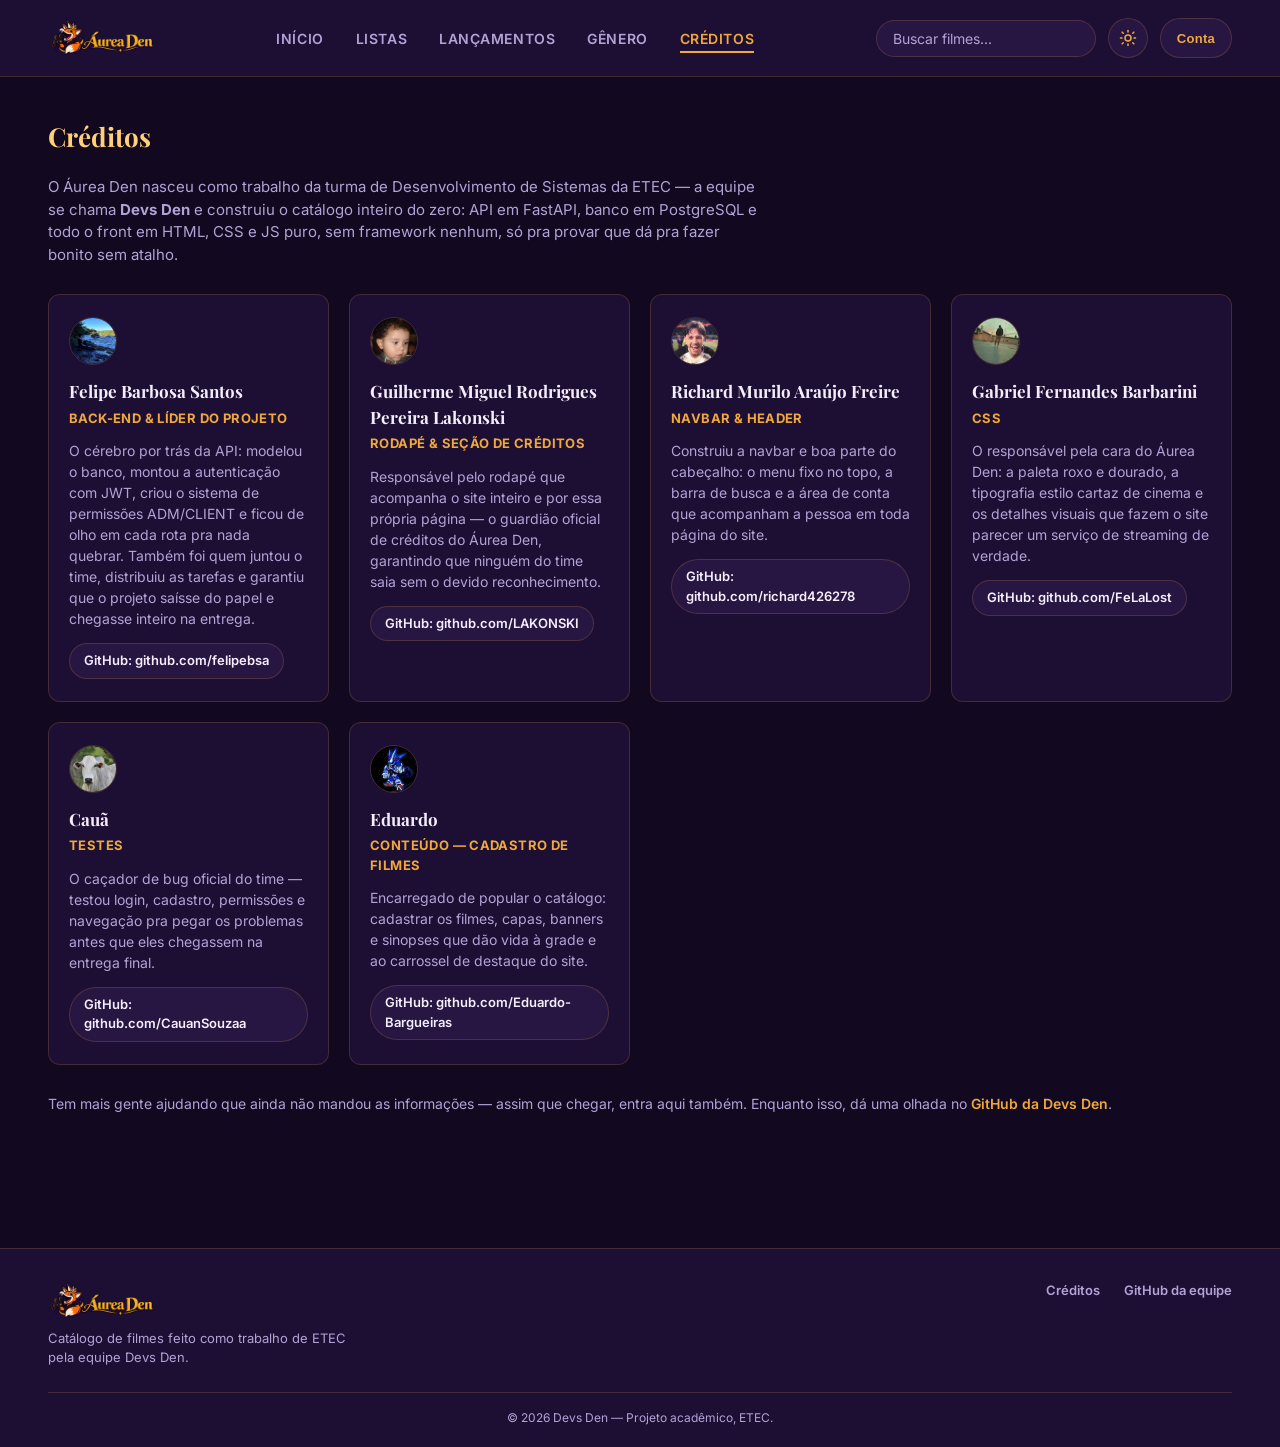
<file: frontend/credits.html>
<!DOCTYPE html>
<html lang="pt-BR">
<head>
  <meta charset="UTF-8" />
  <meta name="viewport" content="width=device-width, initial-scale=1.0" />
  <title>Áurea Den - Créditos</title>
  <link rel="stylesheet" href="css/style.css" />
  <script>
    (function () {
      if (localStorage.getItem("tema_aurea_den") === "claro") {
        document.documentElement.setAttribute("data-tema", "claro");
      }
    })();
  </script>
</head>
<body>

  <header>
    <div class="logo"><img src="img/logo-aurea-den.png" alt="Áurea Den" /></div>
    <nav>
      <ul>
        <li><a href="index.html">Início</a></li>
        <li><a href="lists.html">Listas</a></li>
        <li><a href="releases.html">Lançamentos</a></li>
        <li><a href="genres.html">Gênero</a></li>
        <li><a href="credits.html" class="link-ativo">Créditos</a></li>
      </ul>
    </nav>
    <div class="acoes-header">
      <input type="text" id="campo-busca" placeholder="Buscar filmes..." />
      <button id="botao-tema" title="Alternar tema claro/escuro" aria-label="Alternar tema claro/escuro"></button>
      <button id="botao-conta">Conta</button>
    </div>
  </header>

  <!-- modal de login/cadastro -->
  <div id="modal-auth" class="escondido">
    <div class="caixa-modal">
      <button id="fechar-modal">×</button>

      <div id="area-login">
        <h2>Entrar</h2>
        <form id="form-login">
          <input type="text" id="login-usuario" placeholder="Usuário" required />
          <input type="password" id="login-senha" placeholder="Senha" required />
          <button type="submit">Entrar</button>
        </form>
        <p>Não tem conta? <a href="#" id="ir-para-cadastro">Cadastre-se</a></p>
        <p id="login-erro" class="erro"></p>
      </div>

      <div id="area-cadastro" class="escondido">
        <h2>Criar conta</h2>
        <form id="form-cadastro">
          <input type="text" id="cadastro-usuario" placeholder="Usuário" required />
          <input type="password" id="cadastro-senha" placeholder="Senha" required />
          <select id="cadastro-role">
            <option value="CLIENT" selected>Cliente</option>
            <option value="ADM">Administrador</option>
          </select>
          <button type="submit">Cadastrar</button>
        </form>
        <p>Já tem conta? <a href="#" id="ir-para-login">Entrar</a></p>
        <p id="cadastro-erro" class="erro"></p>
      </div>
    </div>
  </div>

  <main>
    <section id="secao-creditos">
      <div class="cabecalho-secao">
        <h2>Créditos</h2>
      </div>

      <p class="creditos-intro">
        O Áurea Den nasceu como trabalho da turma de Desenvolvimento de Sistemas da ETEC — a
        equipe se chama <strong>Devs Den</strong> e construiu o catálogo inteiro do zero:
        API em FastAPI, banco em PostgreSQL e todo o front em HTML, CSS e JS puro, sem
        framework nenhum, só pra provar que dá pra fazer bonito sem atalho.
      </p>

      <div id="grade-creditos">

        <article class="card-credito">
          <div class="avatar-credito"><img src="img/creditos/felipe.png" alt="Foto de Felipe Barbosa Santos" /></div>
          <h3>Felipe Barbosa Santos</h3>
          <p class="funcao-credito">Back-end &amp; Líder do projeto</p>
          <p class="descricao-credito">
            O cérebro por trás da API: modelou o banco, montou a autenticação com JWT, criou
            o sistema de permissões ADM/CLIENT e ficou de olho em cada rota pra nada quebrar.
            Também foi quem juntou o time, distribuiu as tarefas e garantiu que o projeto saísse
            do papel e chegasse inteiro na entrega.
          </p>
          <a href="https://github.com/felipebsa" target="_blank" rel="noopener noreferrer" class="link-github-credito">GitHub: github.com/felipebsa</a>
        </article>

        <article class="card-credito">
          <div class="avatar-credito"><img src="img/creditos/guilherme.png" alt="Foto de Guilherme Miguel Rodrigues Pereira Lakonski" /></div>
          <h3>Guilherme Miguel Rodrigues Pereira Lakonski</h3>
          <p class="funcao-credito">Rodapé &amp; Seção de créditos</p>
          <p class="descricao-credito">
            Responsável pelo rodapé que acompanha o site inteiro e por essa própria página —
            o guardião oficial de créditos do Áurea Den, garantindo que ninguém do time saia
            sem o devido reconhecimento.
          </p>
          <a href="https://github.com/LAKONSKI" target="_blank" rel="noopener noreferrer" class="link-github-credito">GitHub: github.com/LAKONSKI</a>
        </article>

        <article class="card-credito">
          <div class="avatar-credito"><img src="img/creditos/richard.png" alt="Foto de Richard Murilo Araújo Freire" /></div>
          <h3>Richard Murilo Araújo Freire</h3>
          <p class="funcao-credito">Navbar &amp; Header</p>
          <p class="descricao-credito">
            Construiu a navbar e boa parte do cabeçalho: o menu fixo no topo, a barra de busca
            e a área de conta que acompanham a pessoa em toda página do site.
          </p>
          <a href="https://github.com/richard426278" target="_blank" rel="noopener noreferrer" class="link-github-credito">GitHub: github.com/richard426278</a>
        </article>

        <article class="card-credito">
          <div class="avatar-credito"><img src="img/creditos/gabriel.png" alt="Foto de Gabriel Fernandes Barbarini" /></div>
          <h3>Gabriel Fernandes Barbarini</h3>
          <p class="funcao-credito">CSS</p>
          <p class="descricao-credito">
            O responsável pela cara do Áurea Den: a paleta roxo e dourado, a tipografia estilo
            cartaz de cinema e os detalhes visuais que fazem o site parecer um serviço de
            streaming de verdade.
          </p>
          <a href="https://github.com/FeLaLost" target="_blank" rel="noopener noreferrer" class="link-github-credito">GitHub: github.com/FeLaLost</a>
        </article>

        <article class="card-credito">
          <div class="avatar-credito"><img src="img/creditos/caua.png" alt="Foto de Cauã" /></div>
          <h3>Cauã</h3>
          <p class="funcao-credito">Testes</p>
          <p class="descricao-credito">
            O caçador de bug oficial do time — testou login, cadastro, permissões e navegação
            pra pegar os problemas antes que eles chegassem na entrega final.
          </p>
          <a href="https://github.com/CauanSouzaa" target="_blank" rel="noopener noreferrer" class="link-github-credito">GitHub: github.com/CauanSouzaa</a>
        </article>

        <article class="card-credito">
          <div class="avatar-credito"><img src="img/creditos/eduardo.png" alt="Foto de Eduardo" /></div>
          <h3>Eduardo</h3>
          <p class="funcao-credito">Conteúdo — cadastro de filmes</p>
          <p class="descricao-credito">
            Encarregado de popular o catálogo: cadastrar os filmes, capas, banners e sinopses
            que dão vida à grade e ao carrossel de destaque do site.
          </p>
          <a href="https://github.com/Eduardo-Bargueiras" target="_blank" rel="noopener noreferrer" class="link-github-credito">GitHub: github.com/Eduardo-Bargueiras</a>
        </article>

      </div>

      <p class="creditos-rodape-texto">
        Tem mais gente ajudando que ainda não mandou as informações — assim que chegar, entra
        aqui também. Enquanto isso, dá uma olhada no
        <a href="https://github.com/etecvav26-1C2-03" target="_blank" rel="noopener noreferrer">GitHub da Devs Den</a>.
      </p>
    </section>
  </main>

  <footer class="rodape-site">
    <div class="rodape-conteudo">
      <div class="rodape-marca">
        <div class="logo"><img src="img/logo-aurea-den.png" alt="Áurea Den" /></div>
        <p>Catálogo de filmes feito como trabalho de ETEC pela equipe Devs Den.</p>
      </div>
      <div class="rodape-links">
        <a href="credits.html">Créditos</a>
        <a href="https://github.com/etecvav26-1C2-03" target="_blank" rel="noopener noreferrer">GitHub da equipe</a>
      </div>
    </div>
    <p class="rodape-copy">© 2026 Devs Den — Projeto acadêmico, ETEC.</p>
  </footer>

  <script src="js/tema.js"></script>
  <script src="js/api.js"></script>
  <script src="js/auth.js"></script>
</body>
</html>
</file>
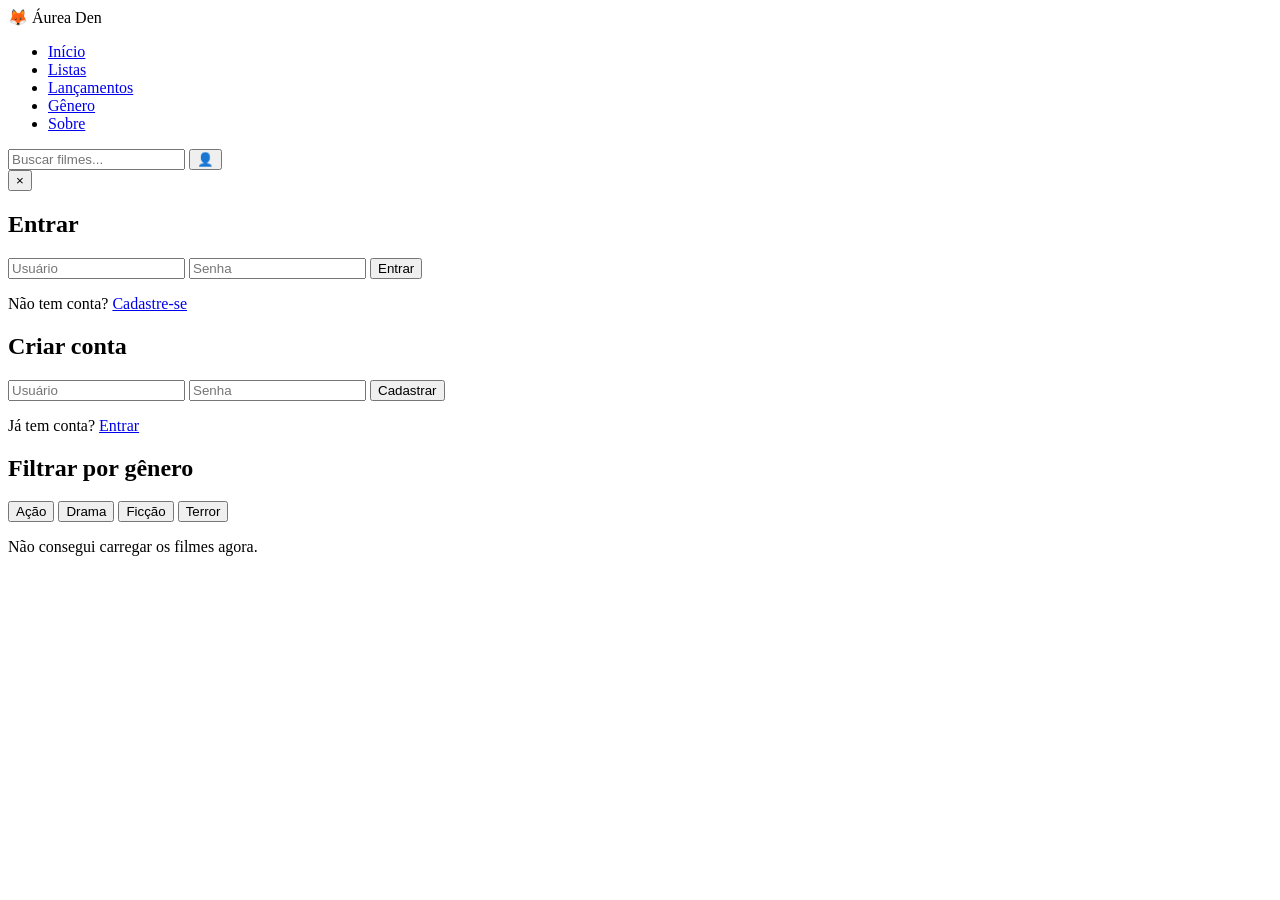
<file: frontend/generos.html>
<!DOCTYPE html>
<html lang="pt-BR">
<head>
  <meta charset="UTF-8" />
  <meta name="viewport" content="width=device-width, initial-scale=1.0" />
  <title>Áurea Den - Gênero</title>
</head>
<body>

  <header>
    <div class="logo">🦊 Áurea Den</div>
    <nav>
      <ul>
        <li><a href="index.html">Início</a></li>
        <li><a href="listas.html">Listas</a></li>
        <li><a href="lancamentos.html">Lançamentos</a></li>
        <li><a href="generos.html" class="link-ativo">Gênero</a></li>
        <li><a href="sobre.html">Sobre</a></li>
      </ul>
    </nav>
    <div class="acoes-header">
      <input type="text" id="campo-busca" placeholder="Buscar filmes..." />
      <button id="botao-conta">👤</button>
    </div>
  </header>

  <!-- modal que aparece quando clica no ícone de usuário -->
  <div id="modal-auth" class="escondido">
    <div class="caixa-modal">
      <button id="fechar-modal">×</button>

      <div id="area-login">
        <h2>Entrar</h2>
        <form id="form-login">
          <input type="text" id="login-usuario" placeholder="Usuário" required />
          <input type="password" id="login-senha" placeholder="Senha" required />
          <button type="submit">Entrar</button>
        </form>
        <p>Não tem conta? <a href="#" id="ir-para-cadastro">Cadastre-se</a></p>
        <p id="login-erro" class="erro"></p>
      </div>

      <div id="area-cadastro" class="escondido">
        <h2>Criar conta</h2>
        <form id="form-cadastro">
          <input type="text" id="cadastro-usuario" placeholder="Usuário" required />
          <input type="password" id="cadastro-senha" placeholder="Senha" required />
          <button type="submit">Cadastrar</button>
        </form>
        <p>Já tem conta? <a href="#" id="ir-para-login">Entrar</a></p>
        <p id="cadastro-erro" class="erro"></p>
      </div>
    </div>
  </div>

  <main>
    <section id="secao-generos">
      <div class="cabecalho-secao">
        <h2>Filtrar por gênero</h2>
      </div>

      <!--
        mesma coisa aqui: o model Filme ainda não tem campo de gênero.
        deixei os botões de filtro só de exemplo (não fazem nada ainda),
        pra quando eu adicionar esse campo no banco fica fácil de ligar.
      -->
      <div id="filtros-genero">
        <button class="botao-genero" data-genero="acao">Ação</button>
        <button class="botao-genero" data-genero="drama">Drama</button>
        <button class="botao-genero" data-genero="ficcao">Ficção</button>
        <button class="botao-genero" data-genero="terror">Terror</button>
      </div>

      <div id="grade-filmes"></div>
    </section>
  </main>

  <script src="js/api.js"></script>
  <script src="js/autenticacao.js"></script>
  <script src="js/renderizar-filmes.js"></script>
  <script src="js/generos.js"></script>
</body>
</html>
</file>
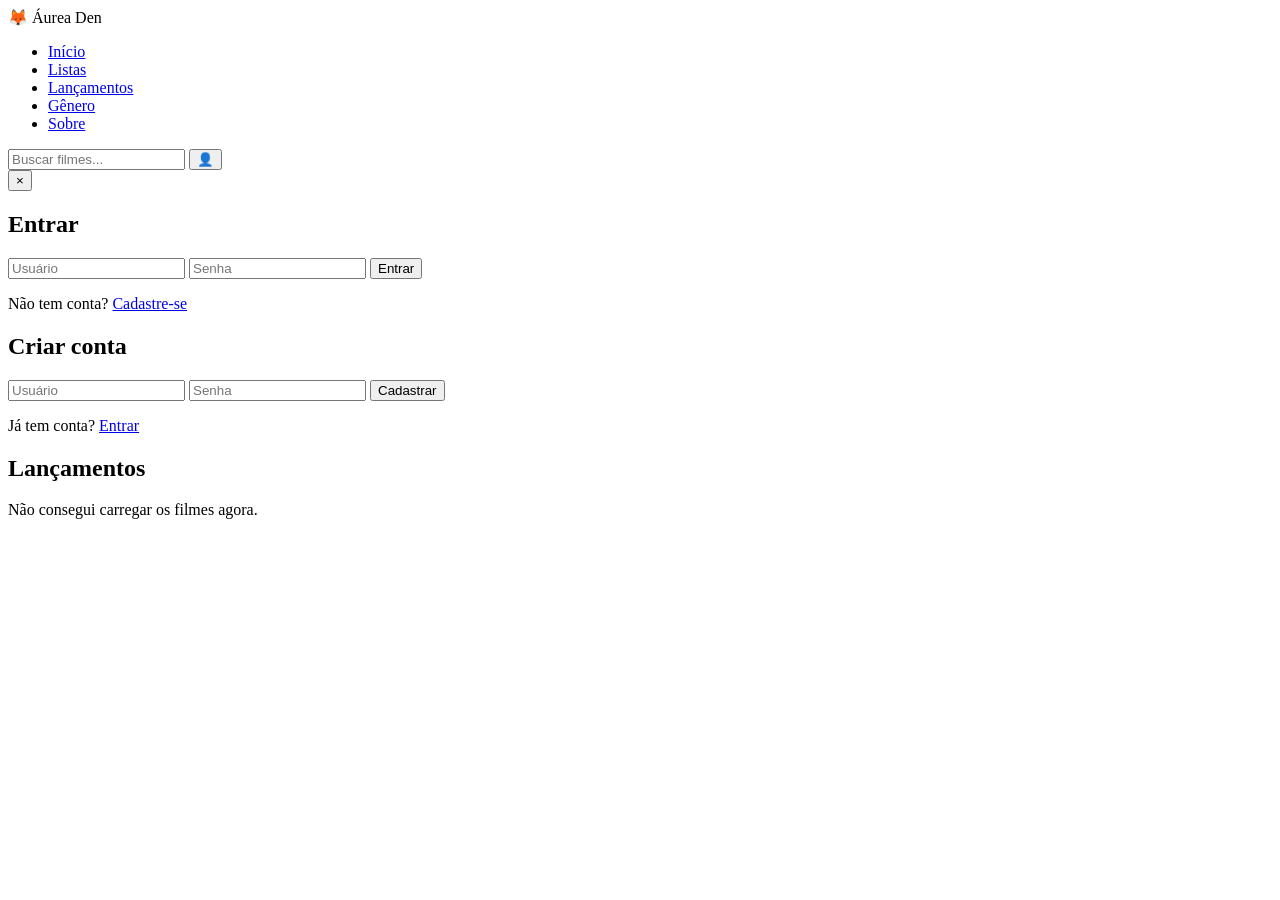
<file: frontend/lancamentos.html>
<!DOCTYPE html>
<html lang="pt-BR">
<head>
  <meta charset="UTF-8" />
  <meta name="viewport" content="width=device-width, initial-scale=1.0" />
  <title>Áurea Den - Lançamentos</title>
</head>
<body>

  <header>
    <div class="logo">🦊 Áurea Den</div>
    <nav>
      <ul>
        <li><a href="index.html">Início</a></li>
        <li><a href="listas.html">Listas</a></li>
        <li><a href="lancamentos.html" class="link-ativo">Lançamentos</a></li>
        <li><a href="generos.html">Gênero</a></li>
        <li><a href="sobre.html">Sobre</a></li>
      </ul>
    </nav>
    <div class="acoes-header">
      <input type="text" id="campo-busca" placeholder="Buscar filmes..." />
      <button id="botao-conta">👤</button>
    </div>
  </header>

  <!-- modal que aparece quando clica no ícone de usuário -->
  <div id="modal-auth" class="escondido">
    <div class="caixa-modal">
      <button id="fechar-modal">×</button>

      <div id="area-login">
        <h2>Entrar</h2>
        <form id="form-login">
          <input type="text" id="login-usuario" placeholder="Usuário" required />
          <input type="password" id="login-senha" placeholder="Senha" required />
          <button type="submit">Entrar</button>
        </form>
        <p>Não tem conta? <a href="#" id="ir-para-cadastro">Cadastre-se</a></p>
        <p id="login-erro" class="erro"></p>
      </div>

      <div id="area-cadastro" class="escondido">
        <h2>Criar conta</h2>
        <form id="form-cadastro">
          <input type="text" id="cadastro-usuario" placeholder="Usuário" required />
          <input type="password" id="cadastro-senha" placeholder="Senha" required />
          <button type="submit">Cadastrar</button>
        </form>
        <p>Já tem conta? <a href="#" id="ir-para-login">Entrar</a></p>
        <p id="cadastro-erro" class="erro"></p>
      </div>
    </div>
  </div>

  <main>
    <section id="secao-lancamentos">
      <div class="cabecalho-secao">
        <h2>Lançamentos</h2>
      </div>

      <!--
        obs: por enquanto o banco não tem um campo de "data de lançamento",
        então essa página só mostra os filmes cadastrados por ordem de id
        (os mais novos ficam por último). dava pra melhorar isso depois
        adicionando uma coluna de data no model Filme.
      -->
      <div id="grade-filmes"></div>
    </section>
  </main>

  <script src="js/api.js"></script>
  <script src="js/autenticacao.js"></script>
  <script src="js/renderizar-filmes.js"></script>
  <script src="js/lancamentos.js"></script>
</body>
</html>
</file>
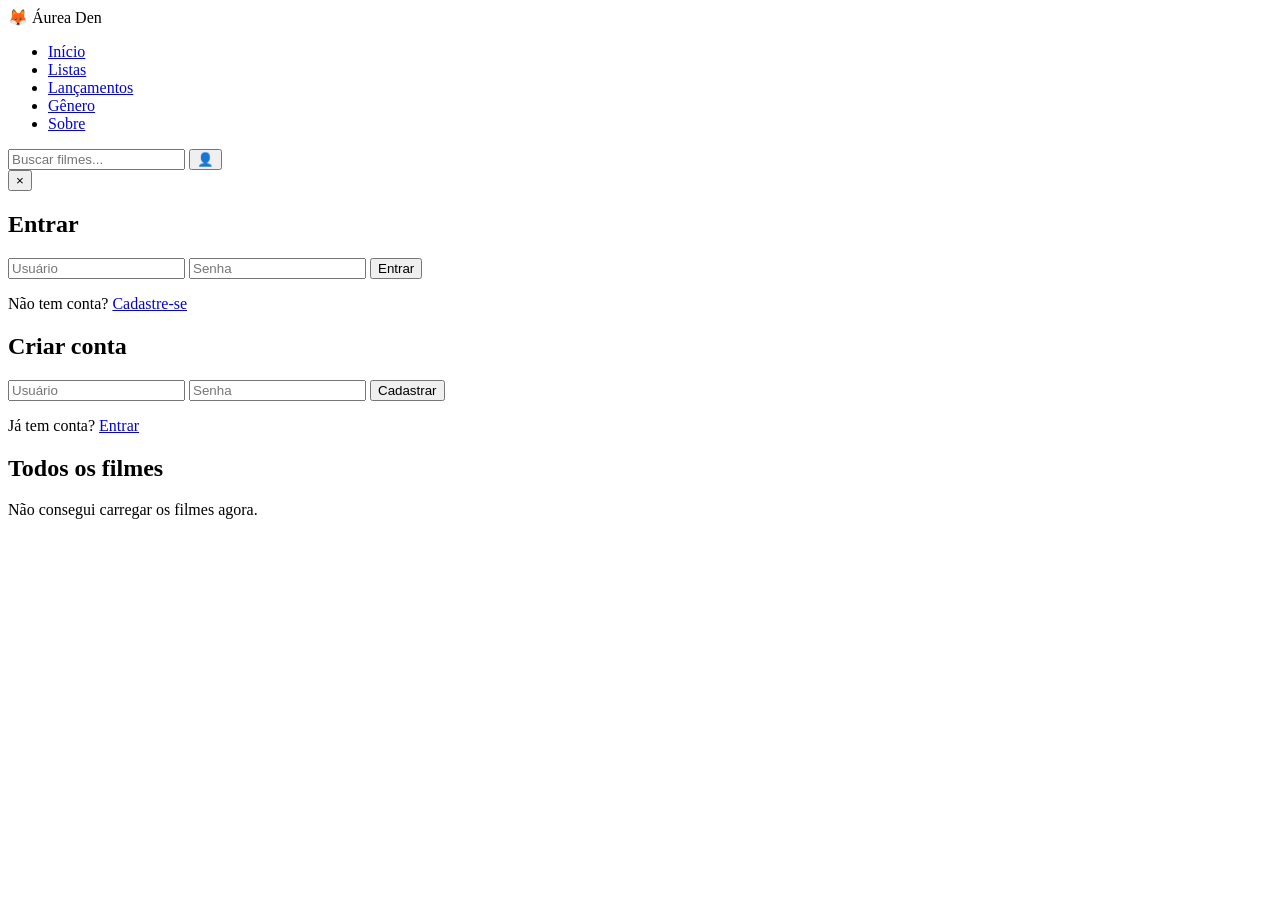
<file: frontend/listas.html>
<!DOCTYPE html>
<html lang="pt-BR">
<head>
  <meta charset="UTF-8" />
  <meta name="viewport" content="width=device-width, initial-scale=1.0" />
  <title>Áurea Den - Listas</title>
</head>
<body>

  <header>
    <div class="logo">🦊 Áurea Den</div>
    <nav>
      <ul>
        <li><a href="index.html">Início</a></li>
        <li><a href="listas.html" class="link-ativo">Listas</a></li>
        <li><a href="lancamentos.html">Lançamentos</a></li>
        <li><a href="generos.html">Gênero</a></li>
        <li><a href="sobre.html">Sobre</a></li>
      </ul>
    </nav>
    <div class="acoes-header">
      <input type="text" id="campo-busca" placeholder="Buscar filmes..." />
      <button id="botao-conta">👤</button>
    </div>
  </header>

  <!-- modal que aparece quando clica no ícone de usuário -->
  <div id="modal-auth" class="escondido">
    <div class="caixa-modal">
      <button id="fechar-modal">×</button>

      <div id="area-login">
        <h2>Entrar</h2>
        <form id="form-login">
          <input type="text" id="login-usuario" placeholder="Usuário" required />
          <input type="password" id="login-senha" placeholder="Senha" required />
          <button type="submit">Entrar</button>
        </form>
        <p>Não tem conta? <a href="#" id="ir-para-cadastro">Cadastre-se</a></p>
        <p id="login-erro" class="erro"></p>
      </div>

      <div id="area-cadastro" class="escondido">
        <h2>Criar conta</h2>
        <form id="form-cadastro">
          <input type="text" id="cadastro-usuario" placeholder="Usuário" required />
          <input type="password" id="cadastro-senha" placeholder="Senha" required />
          <button type="submit">Cadastrar</button>
        </form>
        <p>Já tem conta? <a href="#" id="ir-para-login">Entrar</a></p>
        <p id="cadastro-erro" class="erro"></p>
      </div>
    </div>
  </div>

  <main>
    <section id="secao-listas">
      <div class="cabecalho-secao">
        <h2>Todos os filmes</h2>
      </div>

      <!-- aqui mostro todo mundo que tá cadastrado, sem cortar em "destaques" como na home -->
      <div id="grade-filmes"></div>
    </section>
  </main>

  <script src="js/api.js"></script>
  <script src="js/autenticacao.js"></script>
  <script src="js/renderizar-filmes.js"></script>
  <script src="js/listas.js"></script>
</body>
</html>
</file>
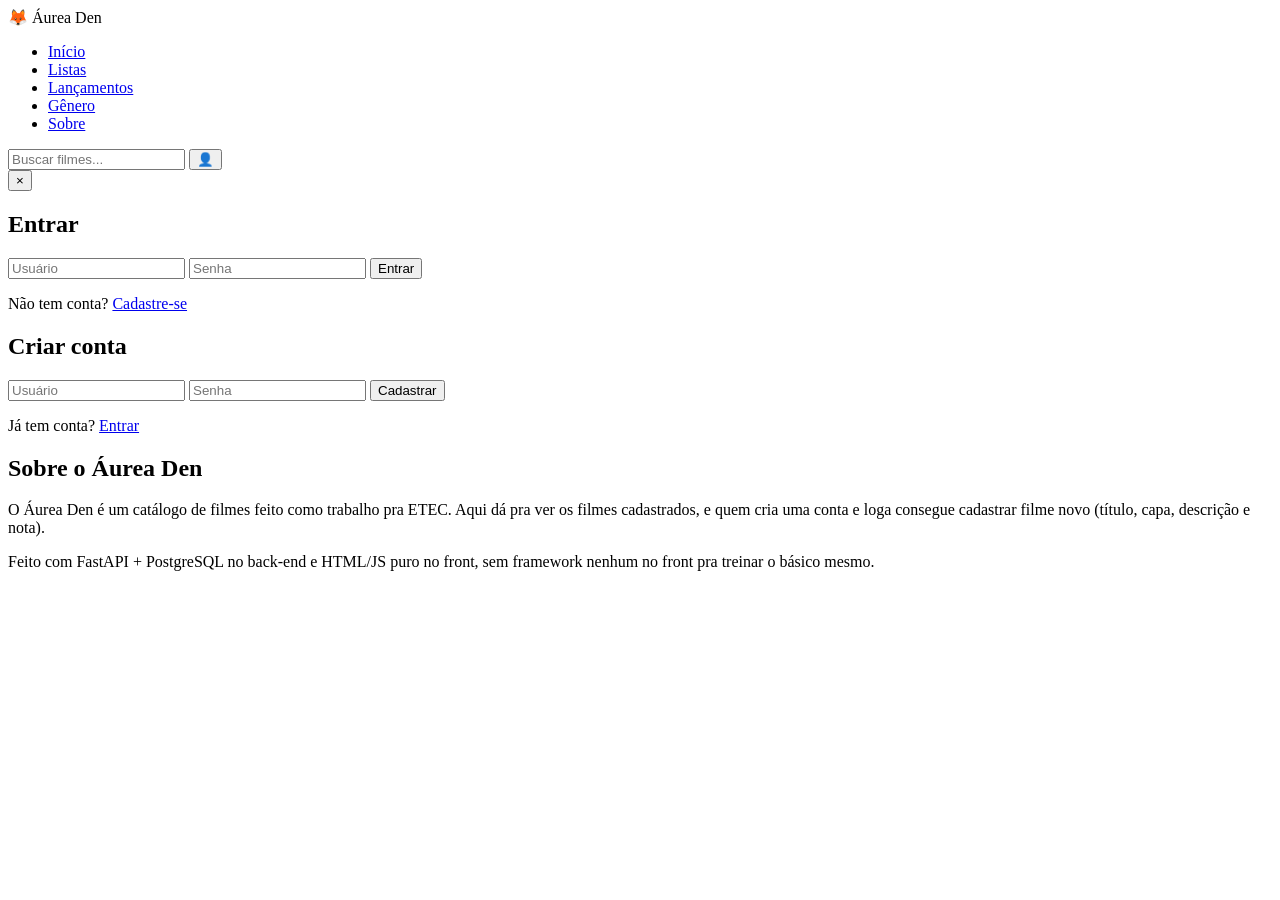
<file: frontend/sobre.html>
<!DOCTYPE html>
<html lang="pt-BR">
<head>
  <meta charset="UTF-8" />
  <meta name="viewport" content="width=device-width, initial-scale=1.0" />
  <title>Áurea Den - Sobre</title>
</head>
<body>

  <header>
    <div class="logo">🦊 Áurea Den</div>
    <nav>
      <ul>
        <li><a href="index.html">Início</a></li>
        <li><a href="listas.html">Listas</a></li>
        <li><a href="lancamentos.html">Lançamentos</a></li>
        <li><a href="generos.html">Gênero</a></li>
        <li><a href="sobre.html" class="link-ativo">Sobre</a></li>
      </ul>
    </nav>
    <div class="acoes-header">
      <input type="text" id="campo-busca" placeholder="Buscar filmes..." />
      <button id="botao-conta">👤</button>
    </div>
  </header>

  <!-- modal que aparece quando clica no ícone de usuário -->
  <div id="modal-auth" class="escondido">
    <div class="caixa-modal">
      <button id="fechar-modal">×</button>

      <div id="area-login">
        <h2>Entrar</h2>
        <form id="form-login">
          <input type="text" id="login-usuario" placeholder="Usuário" required />
          <input type="password" id="login-senha" placeholder="Senha" required />
          <button type="submit">Entrar</button>
        </form>
        <p>Não tem conta? <a href="#" id="ir-para-cadastro">Cadastre-se</a></p>
        <p id="login-erro" class="erro"></p>
      </div>

      <div id="area-cadastro" class="escondido">
        <h2>Criar conta</h2>
        <form id="form-cadastro">
          <input type="text" id="cadastro-usuario" placeholder="Usuário" required />
          <input type="password" id="cadastro-senha" placeholder="Senha" required />
          <button type="submit">Cadastrar</button>
        </form>
        <p>Já tem conta? <a href="#" id="ir-para-login">Entrar</a></p>
        <p id="cadastro-erro" class="erro"></p>
      </div>
    </div>
  </div>

  <main>
    <section id="secao-sobre">
      <h2>Sobre o Áurea Den</h2>
      <p>
        O Áurea Den é um catálogo de filmes feito como trabalho pra ETEC.
        Aqui dá pra ver os filmes cadastrados, e quem cria uma conta e
        loga consegue cadastrar filme novo (título, capa, descrição e nota).
      </p>
      <p>
        Feito com FastAPI + PostgreSQL no back-end e HTML/JS puro no front,
        sem framework nenhum no front pra treinar o básico mesmo.
      </p>
    </section>
  </main>

  <script src="js/api.js"></script>
  <script src="js/autenticacao.js"></script>
</body>
</html>
</file>
<file: frontend/css/style.css>
/* ===================================================================
   Áurea Den — estilo geral do site
   Paleta: roxo escuro (fundo) + dourado (destaque), tipografia serifada
   pros títulos de filme (pra imitar cartaz de cinema) e sans no resto.
   =================================================================== */

@import url("https://fonts.googleapis.com/css2?family=Playfair+Display:wght@600;700&family=Inter:wght@400;500;600;700&display=swap");

:root {
  --bg-fundo: #12081f;
  --bg-painel: #1c0f33;
  --bg-painel-claro: #281642;
  --dourado: #f0a83c;
  --dourado-claro: #ffcf7a;
  --texto: #f4eefc;
  --texto-fraco: #b3a2d6;
  --borda: rgba(240, 168, 60, 0.18);
  --fonte-titulo: "Playfair Display", serif;
  --fonte-corpo: "Inter", sans-serif;
}

/* tema claro: só troca as variáveis, o resto do CSS inteiro usa var(--...) então
   não precisa reescrever regra nenhuma — é ativado via js/tema.js */
:root[data-tema="claro"] {
  --bg-fundo: #f6f1fb;
  --bg-painel: #ffffff;
  --bg-painel-claro: #efe7fb;
  --dourado: #c97e1a;
  --dourado-claro: #e4a94a;
  --texto: #1f1533;
  --texto-fraco: #5c5270;
  --borda: rgba(201, 126, 26, 0.25);
}

* {
  box-sizing: border-box;
}

body {
  margin: 0;
  background: var(--bg-fundo);
  color: var(--texto);
  font-family: var(--fonte-corpo);
  line-height: 1.5;
  transition: background 0.2s ease, color 0.2s ease;
}

a {
  color: inherit;
  text-decoration: none;
}

.escondido {
  display: none !important;
}

/* ---------- cabeçalho ---------- */

header {
  display: flex;
  align-items: center;
  justify-content: space-between;
  gap: 24px;
  padding: 18px 48px;
  background: var(--bg-painel);
  border-bottom: 1px solid var(--borda);
  position: sticky;
  top: 0;
  z-index: 20;
}

.logo {
  font-family: var(--fonte-titulo);
  font-weight: 700;
  font-size: 22px;
  color: var(--dourado-claro);
  white-space: nowrap;
}

.logo img {
  display: block;
  height: 40px;
  width: auto;
}

header nav ul {
  display: flex;
  gap: 32px;
  list-style: none;
  margin: 0;
  padding: 0;
}

header nav a {
  font-size: 14px;
  font-weight: 600;
  letter-spacing: 0.04em;
  text-transform: uppercase;
  color: var(--texto-fraco);
  padding-bottom: 4px;
  border-bottom: 2px solid transparent;
  transition: color 0.15s ease, border-color 0.15s ease;
}

header nav a:hover {
  color: var(--texto);
}

header nav a.link-ativo {
  color: var(--dourado);
  border-color: var(--dourado);
}

.acoes-header {
  display: flex;
  align-items: center;
  gap: 12px;
}

.acoes-header input[type="text"] {
  background: var(--bg-painel-claro);
  border: 1px solid var(--borda);
  border-radius: 999px;
  padding: 9px 16px;
  color: var(--texto);
  font-family: var(--fonte-corpo);
  font-size: 14px;
  width: 220px;
}

.acoes-header input[type="text"]::placeholder {
  color: var(--texto-fraco);
}

.acoes-header input[type="text"]:focus {
  outline: none;
  border-color: var(--dourado);
}

#botao-conta {
  min-width: 40px;
  height: 40px;
  padding: 0 16px;
  border-radius: 999px;
  border: 1px solid var(--borda);
  background: var(--bg-painel-claro);
  color: var(--dourado);
  font-size: 13px;
  font-weight: 700;
  letter-spacing: 0.02em;
  cursor: pointer;
  display: flex;
  align-items: center;
  justify-content: center;
  transition: background 0.15s ease, border-color 0.15s ease;
}

#botao-conta:hover {
  background: var(--dourado);
  color: var(--bg-fundo);
  border-color: var(--dourado);
}

/* botão de alternar tema claro/escuro, do lado do botão de conta */
#botao-tema {
  width: 40px;
  height: 40px;
  flex-shrink: 0;
  border-radius: 999px;
  border: 1px solid var(--borda);
  background: var(--bg-painel-claro);
  color: var(--dourado);
  cursor: pointer;
  display: flex;
  align-items: center;
  justify-content: center;
  transition: background 0.15s ease, border-color 0.15s ease;
}

#botao-tema:hover {
  background: var(--dourado);
  color: var(--bg-fundo);
  border-color: var(--dourado);
}

/* ---------- banner de destaque ---------- */

#banner-destaque {
  position: relative;
  min-height: 440px;
  display: flex;
  align-items: center;
  padding: 0 64px;
  background: radial-gradient(circle at 75% 30%, #3a1f5c 0%, var(--bg-fundo) 65%);
  border-bottom: 1px solid var(--borda);
  overflow: hidden;
}

#conteudo-banner {
  max-width: 560px;
  z-index: 2;
}

#banner-tag {
  display: inline-block;
  background: rgba(240, 168, 60, 0.15);
  color: var(--dourado);
  font-size: 12px;
  font-weight: 700;
  letter-spacing: 0.08em;
  padding: 6px 14px;
  border-radius: 999px;
  margin-bottom: 16px;
}

#banner-titulo {
  font-family: var(--fonte-titulo);
  font-size: 52px;
  font-weight: 700;
  margin: 0 0 12px;
  color: var(--texto);
}

#banner-descricao {
  color: var(--texto-fraco);
  font-size: 15px;
  max-width: 420px;
  margin: 0 0 24px;
}

#banner-assistir {
  background: var(--dourado);
  color: #2b1600;
  border: none;
  font-weight: 700;
  font-size: 14px;
  letter-spacing: 0.03em;
  padding: 13px 28px;
  border-radius: 999px;
  cursor: pointer;
  transition: background 0.15s ease;
}

#banner-assistir:hover {
  background: var(--dourado-claro);
}

.seta-banner {
  position: absolute;
  top: 50%;
  transform: translateY(-50%);
  width: 40px;
  height: 40px;
  border-radius: 50%;
  border: 1px solid var(--borda);
  background: rgba(28, 15, 51, 0.8);
  color: var(--texto);
  font-size: 20px;
  cursor: pointer;
  z-index: 3;
}

#banner-anterior {
  left: 24px;
}

#banner-proximo {
  right: 24px;
}

#banner-bolinhas {
  position: absolute;
  bottom: 20px;
  left: 50%;
  transform: translateX(-50%);
  display: flex;
  gap: 8px;
}

#banner-bolinhas span {
  width: 8px;
  height: 8px;
  border-radius: 50%;
  background: var(--texto-fraco);
  opacity: 0.5;
}

#banner-bolinhas span.bolinha-ativa {
  background: var(--dourado);
  opacity: 1;
}

/* ---------- seções gerais ---------- */

main {
  padding: 40px 48px 80px;
  max-width: 1400px;
  margin: 0 auto;
}

.cabecalho-secao {
  display: flex;
  align-items: baseline;
  justify-content: space-between;
  margin-bottom: 20px;
}

.cabecalho-secao h2 {
  font-family: var(--fonte-titulo);
  font-size: 26px;
  color: var(--dourado-claro);
  margin: 0;
}

.cabecalho-secao a {
  font-size: 14px;
  font-weight: 600;
  color: var(--texto-fraco);
}

.cabecalho-secao a:hover {
  color: var(--dourado);
}

#secao-sobre h2 {
  font-family: var(--fonte-titulo);
  color: var(--dourado-claro);
}

#secao-sobre p {
  color: var(--texto-fraco);
  max-width: 640px;
  font-size: 15px;
}

/* ---------- grade de filmes ---------- */

#grade-filmes {
  display: grid;
  grid-template-columns: repeat(auto-fill, minmax(180px, 1fr));
  gap: 20px;
}

.card-filme {
  background: var(--bg-painel);
  border: 1px solid var(--borda);
  border-radius: 12px;
  overflow: hidden;
  transition: border-color 0.15s ease, transform 0.15s ease;
}

.card-filme:hover {
  border-color: var(--dourado);
  transform: translateY(-4px);
}

.capa-card {
  position: relative;
  aspect-ratio: 2 / 3;
  background: var(--bg-painel-claro);
}

.capa-card img {
  width: 100%;
  height: 100%;
  object-fit: cover;
  display: block;
  cursor: pointer;
}

.botao-play {
  position: absolute;
  bottom: 10px;
  right: 10px;
  width: 34px;
  height: 34px;
  border-radius: 50%;
  border: none;
  background: var(--dourado);
  cursor: pointer;
  display: flex;
  align-items: center;
  justify-content: center;
}

/* triângulo de play desenhado com borda, sem depender de emoji/caractere */
.botao-play::before {
  content: "";
  width: 0;
  height: 0;
  margin-left: 3px;
  border-style: solid;
  border-width: 6px 0 6px 10px;
  border-color: transparent transparent transparent #2b1600;
}

.info-card {
  padding: 12px 14px;
  display: flex;
  align-items: center;
  justify-content: space-between;
  gap: 8px;
}

.titulo-card {
  margin: 0;
  font-size: 14px;
  font-weight: 600;
  color: var(--texto);
  overflow: hidden;
  text-overflow: ellipsis;
  white-space: nowrap;
}

.nota-card {
  margin: 0;
  font-size: 13px;
  color: var(--dourado);
  white-space: nowrap;
}

/* ---------- filtros de gênero, tags e ordenação (mesma linguagem visual) ---------- */

/* linha que junta o filtro de gênero (esquerda) com o botão de ordenar (direita);
   nas páginas sem filtro de gênero, .linha-filtros-topo-fim joga tudo pra direita */
.linha-filtros-topo {
  display: flex;
  justify-content: space-between;
  align-items: flex-start;
  flex-wrap: wrap;
  gap: 16px;
  margin-bottom: 8px;
}

.linha-filtros-topo-fim {
  justify-content: flex-end;
  margin-bottom: 24px;
}

.bloco-filtro-genero {
  flex: 1;
  min-width: 240px;
}

#filtros-genero {
  display: flex;
  flex-wrap: wrap;
  gap: 10px;
  margin-bottom: 24px;
}

.botao-genero {
  background: var(--bg-painel);
  border: 1px solid var(--borda);
  color: var(--texto-fraco);
  padding: 8px 18px;
  border-radius: 999px;
  font-size: 13px;
  font-weight: 600;
  cursor: pointer;
  transition: color 0.15s ease, border-color 0.15s ease;
}

.botao-genero:hover {
  color: var(--dourado);
  border-color: var(--dourado);
}

.botao-genero-ativo {
  color: var(--dourado);
  border-color: var(--dourado);
  background: rgba(240, 168, 60, 0.12);
}

/* botão único de ordenar por nota: um ícone só, que muda (js/ordenacao.js)
   entre seta reta (padrão) / seta pra baixo (menor->maior) / seta pra cima (maior->menor) */
.botao-ordenar-icone {
  width: 40px;
  height: 40px;
  flex-shrink: 0;
  display: flex;
  align-items: center;
  justify-content: center;
  background: var(--bg-painel);
  border: 1px solid var(--borda);
  border-radius: 999px;
  color: var(--texto-fraco);
  cursor: pointer;
  transition: color 0.15s ease, border-color 0.15s ease, background 0.15s ease;
}

.botao-ordenar-icone:hover {
  color: var(--dourado);
  border-color: var(--dourado);
}

.botao-ordenar-icone.botao-ordenar-ativo {
  color: var(--dourado);
  border-color: var(--dourado);
  background: rgba(240, 168, 60, 0.12);
}

/* card escondido pela busca por nome (ver js/busca.js) */
.card-filme.card-escondido-busca {
  display: none;
}

/* ---------- modais (login/cadastro, cadastrar filme, detalhes) ---------- */

#modal-auth,
#modal-add-filme,
#modal-detalhes,
#modal-filme-dev {
  position: fixed;
  inset: 0;
  background: rgba(8, 3, 16, 0.75);
  display: flex;
  align-items: center;
  justify-content: center;
  z-index: 50;
  padding: 20px;
}

.caixa-modal {
  position: relative;
  background: var(--bg-painel);
  border: 1px solid var(--borda);
  border-radius: 14px;
  padding: 32px 28px;
  width: 100%;
  max-width: 380px;
}

.caixa-modal h2 {
  font-family: var(--fonte-titulo);
  color: var(--dourado-claro);
  margin: 0 0 20px;
}

.caixa-modal form {
  display: flex;
  flex-direction: column;
  gap: 12px;
}

.caixa-modal input,
.caixa-modal textarea {
  background: var(--bg-painel-claro);
  border: 1px solid var(--borda);
  border-radius: 8px;
  padding: 11px 14px;
  color: var(--texto);
  font-family: var(--fonte-corpo);
  font-size: 14px;
  width: 100%;
}

.caixa-modal textarea {
  min-height: 90px;
  resize: vertical;
}

.caixa-modal select {
  background: var(--bg-painel-claro);
  border: 1px solid var(--borda);
  border-radius: 8px;
  padding: 11px 14px;
  color: var(--texto);
  font-family: var(--fonte-corpo);
  font-size: 14px;
  width: 100%;
}

.caixa-modal input:focus,
.caixa-modal textarea:focus,
.caixa-modal select:focus {
  outline: none;
  border-color: var(--dourado);
}

/* o modal de filme do Dev Tools tem mais campo, fica melhor um pouco mais largo */
.caixa-modal-larga {
  max-width: 460px;
}

/* ---------- checkboxes de gênero (formulário de filme do Dev Tools) ---------- */

.campo-generos-dev {
  display: flex;
  flex-direction: column;
  gap: 8px;
}

.campo-generos-dev > label {
  font-size: 13px;
  color: var(--texto-fraco);
  font-weight: 600;
}

.grade-checkbox-tags {
  display: flex;
  flex-wrap: wrap;
  gap: 8px;
  max-height: 140px;
  overflow-y: auto;
  padding: 10px;
  background: var(--bg-painel-claro);
  border: 1px solid var(--borda);
  border-radius: 8px;
}

.checkbox-tag {
  display: flex;
  align-items: center;
  gap: 6px;
  padding: 6px 12px;
  border-radius: 999px;
  border: 1px solid var(--borda);
  font-size: 13px;
  color: var(--texto-fraco);
  cursor: pointer;
  user-select: none;
  transition: color 0.15s ease, border-color 0.15s ease;
}

.checkbox-tag-marcada {
  color: var(--dourado);
  border-color: var(--dourado);
  background: rgba(240, 168, 60, 0.12);
}

.checkbox-tag input {
  width: auto !important;
  accent-color: var(--dourado);
}

.caixa-modal button[type="submit"] {
  background: var(--dourado);
  color: #2b1600;
  border: none;
  font-weight: 700;
  font-size: 14px;
  padding: 12px;
  border-radius: 8px;
  cursor: pointer;
  margin-top: 4px;
}

.caixa-modal button[type="submit"]:hover {
  background: var(--dourado-claro);
}

.caixa-modal p {
  font-size: 13px;
  color: var(--texto-fraco);
  margin: 14px 0 0;
}

.caixa-modal p a {
  color: var(--dourado);
  font-weight: 600;
}

.erro {
  color: #ff8080 !important;
  font-weight: 600;
}

#fechar-modal,
#fechar-modal-add,
#fechar-modal-detalhes,
#fechar-modal-filme-dev {
  position: absolute;
  top: 14px;
  right: 16px;
  background: none;
  border: none;
  color: var(--texto-fraco);
  font-size: 22px;
  cursor: pointer;
  line-height: 1;
}

#fechar-modal:hover,
#fechar-modal-add:hover,
#fechar-modal-detalhes:hover,
#fechar-modal-filme-dev:hover {
  color: var(--dourado);
}

/* modal de detalhes do filme é um pouco maior e tem layout horizontal */

.caixa-modal-filme {
  max-width: 640px;
  display: flex;
  gap: 24px;
  padding: 28px;
}

.caixa-modal-filme img {
  width: 200px;
  border-radius: 10px;
  object-fit: cover;
  flex-shrink: 0;
}

.texto-detalhes h2 {
  margin-top: 0;
}

.texto-detalhes p {
  color: var(--texto-fraco);
  font-size: 14px;
}

#detalhes-nota {
  color: var(--dourado);
  font-weight: 700;
}

@media (max-width: 640px) {
  .caixa-modal-filme {
    flex-direction: column;
  }

  .caixa-modal-filme img {
    width: 100%;
  }
}

/* ---------- Dev Tools (área exclusiva de ADM) ---------- */

.botao-adicionar-dev {
  background: var(--dourado);
  color: #2b1600;
  border: none;
  font-weight: 700;
  font-size: 13px;
  padding: 10px 20px;
  border-radius: 999px;
  cursor: pointer;
  transition: background 0.15s ease;
}

.botao-adicionar-dev:hover {
  background: var(--dourado-claro);
}

#lista-dev-filmes {
  display: flex;
  flex-direction: column;
  gap: 12px;
}

.linha-filme-dev {
  display: flex;
  align-items: center;
  gap: 16px;
  background: var(--bg-painel);
  border: 1px solid var(--borda);
  border-radius: 10px;
  padding: 10px 16px;
  transition: border-color 0.15s ease;
}

.linha-filme-dev:hover {
  border-color: var(--dourado);
}

.linha-filme-dev img {
  width: 46px;
  height: 68px;
  object-fit: cover;
  border-radius: 6px;
  flex-shrink: 0;
}

.info-linha-dev {
  flex: 1;
  min-width: 0;
}

.info-linha-dev p {
  margin: 0;
}

.titulo-linha-dev {
  font-weight: 600;
  color: var(--texto);
  overflow: hidden;
  text-overflow: ellipsis;
  white-space: nowrap;
}

.nota-linha-dev {
  font-size: 13px;
  color: var(--dourado);
}

.tags-linha-dev {
  font-size: 12px;
  color: var(--texto-fraco);
}

.dica-campo {
  font-size: 12px;
  color: var(--texto-fraco);
  margin: -8px 0 4px;
}

.acoes-linha-dev {
  display: flex;
  gap: 8px;
  flex-shrink: 0;
}

.acoes-linha-dev button {
  padding: 8px 14px;
  border-radius: 8px;
  border: 1px solid var(--borda);
  background: var(--bg-painel-claro);
  color: var(--texto);
  cursor: pointer;
  font-size: 13px;
  font-weight: 600;
  transition: border-color 0.15s ease, color 0.15s ease;
}

.acoes-linha-dev button:hover {
  border-color: var(--dourado);
  color: var(--dourado);
}

.botao-excluir-dev:hover {
  border-color: #ff8080 !important;
  color: #ff8080 !important;
}

/* ---------- rodapé (aparece em toda página) ---------- */

.rodape-site {
  border-top: 1px solid var(--borda);
  background: var(--bg-painel);
  padding: 32px 48px 20px;
  margin-top: 40px;
}

.rodape-conteudo {
  max-width: 1400px;
  margin: 0 auto;
  display: flex;
  align-items: flex-start;
  justify-content: space-between;
  flex-wrap: wrap;
  gap: 20px;
}

.rodape-marca .logo {
  display: block;
  margin-bottom: 8px;
}

.rodape-marca p {
  color: var(--texto-fraco);
  font-size: 13px;
  max-width: 320px;
  margin: 0;
}

.rodape-links {
  display: flex;
  gap: 24px;
}

.rodape-links a {
  font-size: 13px;
  font-weight: 600;
  color: var(--texto-fraco);
  transition: color 0.15s ease;
}

.rodape-links a:hover {
  color: var(--dourado);
}

.rodape-copy {
  max-width: 1400px;
  margin: 24px auto 0;
  padding-top: 16px;
  border-top: 1px solid var(--borda);
  text-align: center;
  font-size: 12px;
  color: var(--texto-fraco);
}

/* ---------- página de créditos ---------- */

.creditos-intro {
  color: var(--texto-fraco);
  max-width: 720px;
  font-size: 15px;
  margin-bottom: 28px;
}

#grade-creditos {
  display: grid;
  grid-template-columns: repeat(auto-fill, minmax(260px, 1fr));
  gap: 20px;
}

.card-credito {
  background: var(--bg-painel);
  border: 1px solid var(--borda);
  border-radius: 12px;
  padding: 22px 20px;
  transition: border-color 0.15s ease, transform 0.15s ease;
}

.card-credito:hover {
  border-color: var(--dourado);
  transform: translateY(-4px);
}

.avatar-credito {
  width: 48px;
  height: 48px;
  border-radius: 50%;
  border: 1px solid var(--borda);
  margin-bottom: 14px;
  overflow: hidden;
}

.avatar-credito img {
  width: 100%;
  height: 100%;
  object-fit: cover;
  display: block;
}

.card-credito h3 {
  font-family: var(--fonte-titulo);
  color: var(--texto);
  font-size: 17px;
  margin: 0 0 4px;
}

.funcao-credito {
  color: var(--dourado);
  font-size: 13px;
  font-weight: 700;
  letter-spacing: 0.03em;
  text-transform: uppercase;
  margin: 0 0 12px;
}

.descricao-credito {
  color: var(--texto-fraco);
  font-size: 14px;
  margin: 0 0 14px;
}

.link-github-credito {
  display: inline-block;
  font-size: 13px;
  font-weight: 600;
  color: var(--texto);
  background: var(--bg-painel-claro);
  border: 1px solid var(--borda);
  border-radius: 999px;
  padding: 7px 14px;
  transition: border-color 0.15s ease, color 0.15s ease;
}

.link-github-credito:hover {
  border-color: var(--dourado);
  color: var(--dourado);
}

.creditos-rodape-texto {
  color: var(--texto-fraco);
  font-size: 14px;
  margin-top: 28px;
}

.creditos-rodape-texto a {
  color: var(--dourado);
  font-weight: 600;
}
</file>
